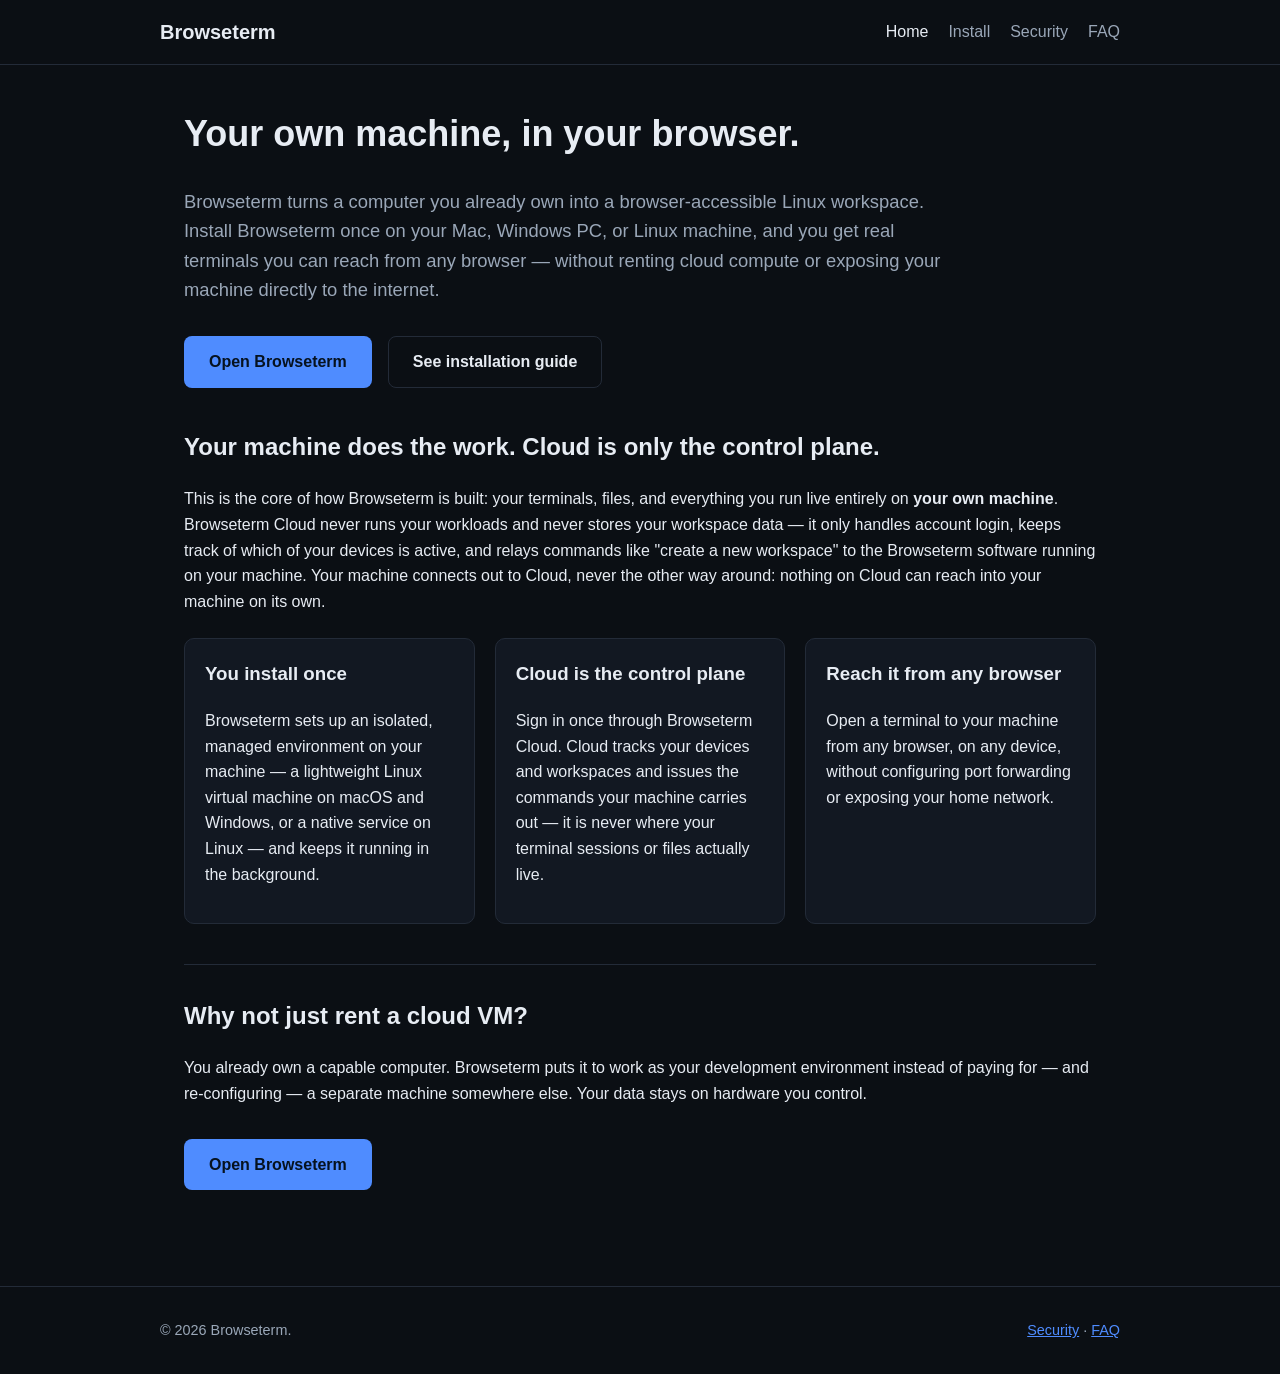
<file: index.html>
<!DOCTYPE html>
<html lang="en">
<head>
<meta charset="UTF-8">
<meta name="viewport" content="width=device-width, initial-scale=1.0">
<title>Browseterm — Your own machine, in your browser</title>
<meta name="description" content="Browseterm turns your own computer into browser-accessible Linux workspaces. Your machine does the work; Browseterm Cloud is only the control plane.">
<link rel="stylesheet" href="/assets/styles.css">
</head>
<body>
<a class="skip-link" href="#main">Skip to content</a>
<header class="site-header">
  <nav aria-label="Primary">
    <a class="brand" href="/">Browseterm</a>
    <ul class="nav-links">
      <li><a href="/index.html">Home</a></li>
      <li><a href="/install/macos.html">Install</a></li>
      <li><a href="/security.html">Security</a></li>
      <li><a href="/faq.html">FAQ</a></li>
    </ul>
  </nav>
</header>

<main id="main">
  <h1>Your own machine, in your browser.</h1>
  <p class="lede">
    Browseterm turns a computer you already own into a browser-accessible Linux workspace.
    Install Browseterm once on your Mac, Windows PC, or Linux machine, and you get real
    terminals you can reach from any browser — without renting cloud compute or exposing your
    machine directly to the internet.
  </p>

  <div class="cta-row">
    <a class="button button-primary" href="https://app.browseterm.puhtaeto.com">Open Browseterm</a>
    <a class="button button-secondary" href="/install/macos.html">See installation guide</a>
  </div>

  <h2>Your machine does the work. Cloud is only the control plane.</h2>
  <p>
    This is the core of how Browseterm is built: your terminals, files, and everything you run
    live entirely on <strong>your own machine</strong>. Browseterm Cloud never runs your
    workloads and never stores your workspace data — it only handles account login, keeps track
    of which of your devices is active, and relays commands like "create a new workspace" to the
    Browseterm software running on your machine. Your machine connects out to Cloud, never the
    other way around: nothing on Cloud can reach into your machine on its own.
  </p>

  <div class="card-grid">
    <div class="card">
      <h3>You install once</h3>
      <p>Browseterm sets up an isolated, managed environment on your machine — a lightweight
      Linux virtual machine on macOS and Windows, or a native service on Linux — and keeps it
      running in the background.</p>
    </div>
    <div class="card">
      <h3>Cloud is the control plane</h3>
      <p>Sign in once through Browseterm Cloud. Cloud tracks your devices and workspaces and
      issues the commands your machine carries out — it is never where your terminal sessions
      or files actually live.</p>
    </div>
    <div class="card">
      <h3>Reach it from any browser</h3>
      <p>Open a terminal to your machine from any browser, on any device, without configuring
      port forwarding or exposing your home network.</p>
    </div>
  </div>

  <h2>Why not just rent a cloud VM?</h2>
  <p>
    You already own a capable computer. Browseterm puts it to work as your development
    environment instead of paying for — and re-configuring — a separate machine somewhere else.
    Your data stays on hardware you control.
  </p>

  <div class="cta-row">
    <a class="button button-primary" href="https://app.browseterm.puhtaeto.com">Open Browseterm</a>
  </div>
</main>

<footer class="site-footer">
  <div class="footer-inner">
    <span>&copy; 2026 Browseterm.</span>
    <span><a href="/security.html">Security</a> · <a href="/faq.html">FAQ</a></span>
  </div>
</footer>
<script src="/assets/app.js"></script>
</body>
</html>
</file>
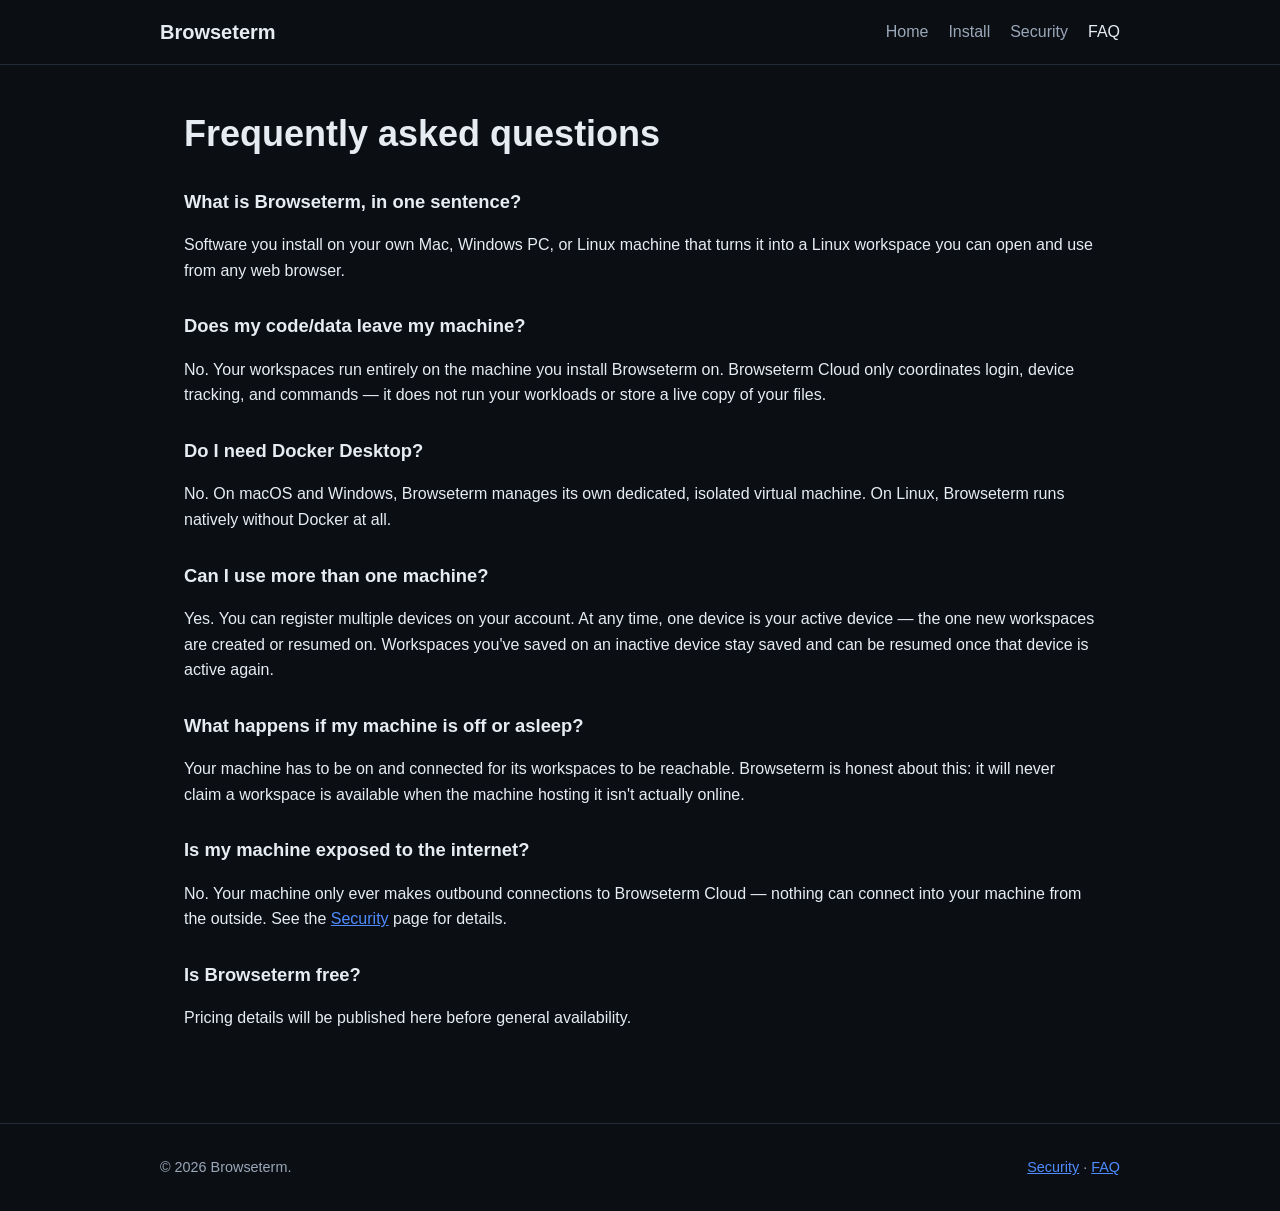
<file: faq.html>
<!DOCTYPE html>
<html lang="en">
<head>
<meta charset="UTF-8">
<meta name="viewport" content="width=device-width, initial-scale=1.0">
<title>FAQ — Browseterm</title>
<meta name="description" content="Frequently asked questions about Browseterm.">
<link rel="stylesheet" href="/assets/styles.css">
</head>
<body>
<a class="skip-link" href="#main">Skip to content</a>
<header class="site-header">
  <nav aria-label="Primary">
    <a class="brand" href="/">Browseterm</a>
    <ul class="nav-links">
      <li><a href="/index.html">Home</a></li>
      <li><a href="/install/macos.html">Install</a></li>
      <li><a href="/security.html">Security</a></li>
      <li><a href="/faq.html">FAQ</a></li>
    </ul>
  </nav>
</header>

<main id="main">
  <h1>Frequently asked questions</h1>

  <div class="faq-item">
    <h2>What is Browseterm, in one sentence?</h2>
    <p>Software you install on your own Mac, Windows PC, or Linux machine that turns it into a
    Linux workspace you can open and use from any web browser.</p>
  </div>

  <div class="faq-item">
    <h2>Does my code/data leave my machine?</h2>
    <p>No. Your workspaces run entirely on the machine you install Browseterm on. Browseterm
    Cloud only coordinates login, device tracking, and commands — it does not run your workloads
    or store a live copy of your files.</p>
  </div>

  <div class="faq-item">
    <h2>Do I need Docker Desktop?</h2>
    <p>No. On macOS and Windows, Browseterm manages its own dedicated, isolated virtual machine.
    On Linux, Browseterm runs natively without Docker at all.</p>
  </div>

  <div class="faq-item">
    <h2>Can I use more than one machine?</h2>
    <p>Yes. You can register multiple devices on your account. At any time, one device is your
    active device — the one new workspaces are created or resumed on. Workspaces you've saved on
    an inactive device stay saved and can be resumed once that device is active again.</p>
  </div>

  <div class="faq-item">
    <h2>What happens if my machine is off or asleep?</h2>
    <p>Your machine has to be on and connected for its workspaces to be reachable. Browseterm is
    honest about this: it will never claim a workspace is available when the machine hosting it
    isn't actually online.</p>
  </div>

  <div class="faq-item">
    <h2>Is my machine exposed to the internet?</h2>
    <p>No. Your machine only ever makes outbound connections to Browseterm Cloud — nothing can
    connect into your machine from the outside. See the <a href="/security.html">Security</a>
    page for details.</p>
  </div>

  <div class="faq-item">
    <h2>Is Browseterm free?</h2>
    <p>Pricing details will be published here before general availability.</p>
  </div>
</main>

<footer class="site-footer">
  <div class="footer-inner">
    <span>&copy; 2026 Browseterm.</span>
    <span><a href="/security.html">Security</a> · <a href="/faq.html">FAQ</a></span>
  </div>
</footer>
<script src="/assets/app.js"></script>
</body>
</html>
</file>
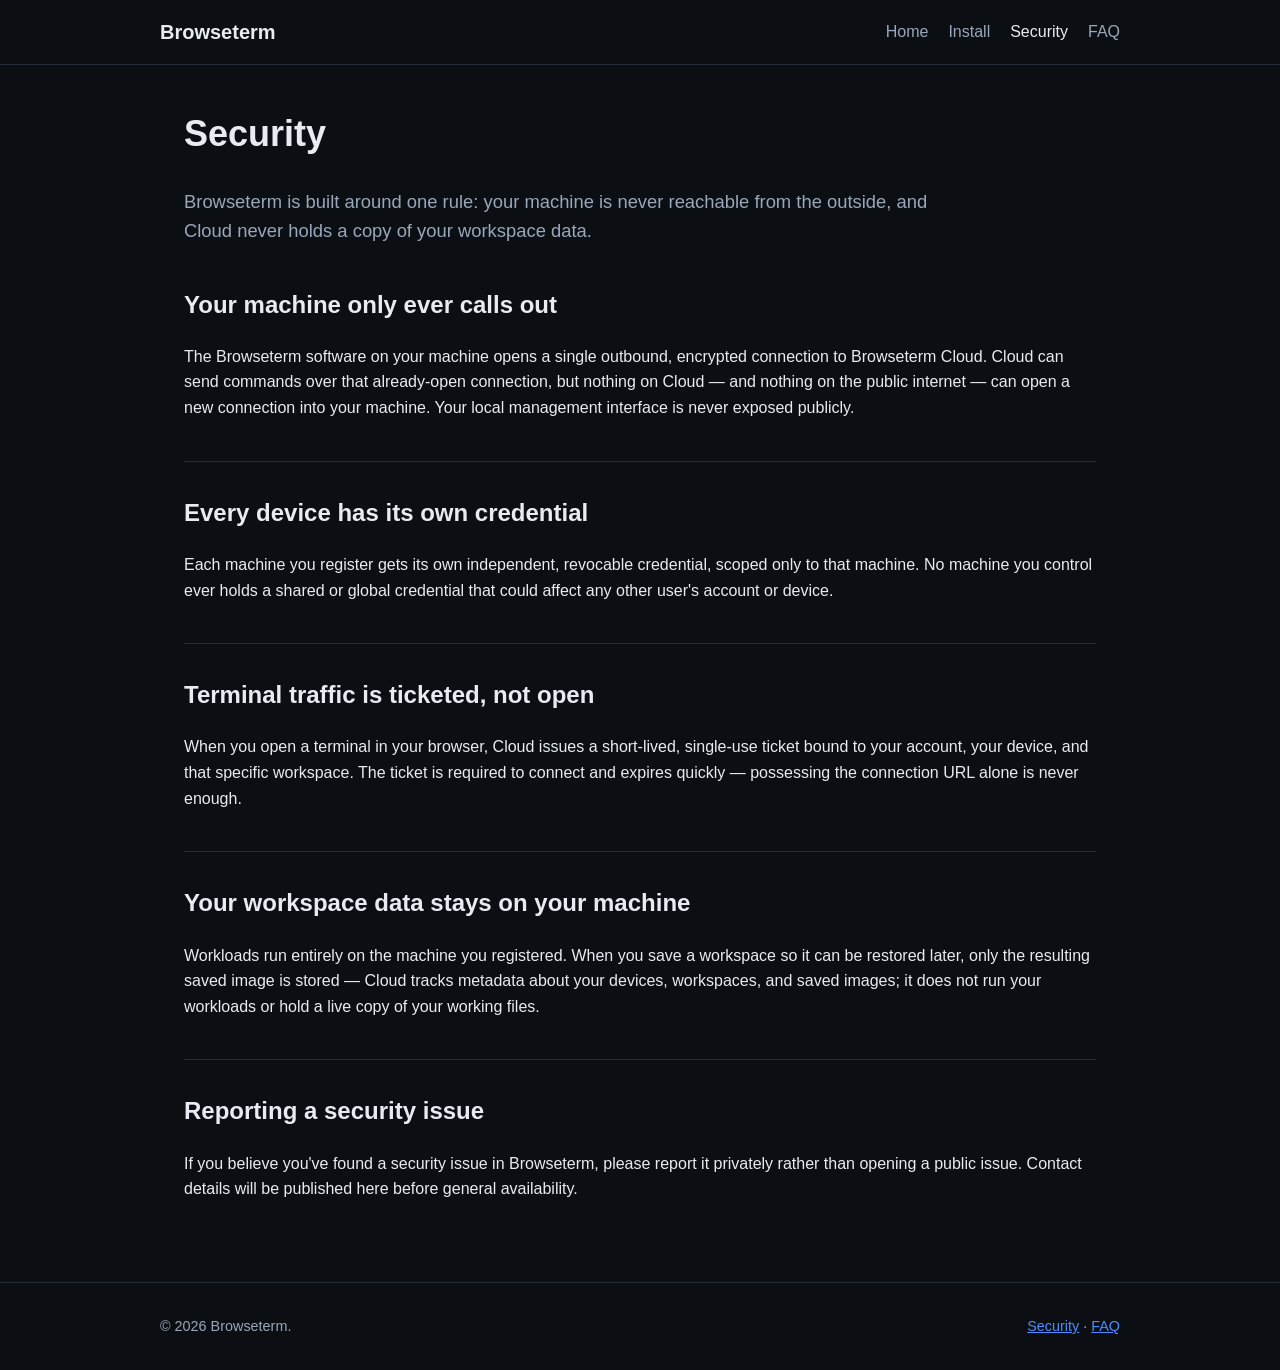
<file: security.html>
<!DOCTYPE html>
<html lang="en">
<head>
<meta charset="UTF-8">
<meta name="viewport" content="width=device-width, initial-scale=1.0">
<title>Security — Browseterm</title>
<meta name="description" content="How Browseterm is designed to keep your machine and data secure.">
<link rel="stylesheet" href="/assets/styles.css">
</head>
<body>
<a class="skip-link" href="#main">Skip to content</a>
<header class="site-header">
  <nav aria-label="Primary">
    <a class="brand" href="/">Browseterm</a>
    <ul class="nav-links">
      <li><a href="/index.html">Home</a></li>
      <li><a href="/install/macos.html">Install</a></li>
      <li><a href="/security.html">Security</a></li>
      <li><a href="/faq.html">FAQ</a></li>
    </ul>
  </nav>
</header>

<main id="main">
  <h1>Security</h1>
  <p class="lede">
    Browseterm is built around one rule: your machine is never reachable from the outside, and
    Cloud never holds a copy of your workspace data.
  </p>

  <h2>Your machine only ever calls out</h2>
  <p>
    The Browseterm software on your machine opens a single outbound, encrypted connection to
    Browseterm Cloud. Cloud can send commands over that already-open connection, but nothing on
    Cloud — and nothing on the public internet — can open a new connection into your machine.
    Your local management interface is never exposed publicly.
  </p>

  <h2>Every device has its own credential</h2>
  <p>
    Each machine you register gets its own independent, revocable credential, scoped only to
    that machine. No machine you control ever holds a shared or global credential that could
    affect any other user's account or device.
  </p>

  <h2>Terminal traffic is ticketed, not open</h2>
  <p>
    When you open a terminal in your browser, Cloud issues a short-lived, single-use ticket
    bound to your account, your device, and that specific workspace. The ticket is required to
    connect and expires quickly — possessing the connection URL alone is never enough.
  </p>

  <h2>Your workspace data stays on your machine</h2>
  <p>
    Workloads run entirely on the machine you registered. When you save a workspace so it can be
    restored later, only the resulting saved image is stored — Cloud tracks metadata about your
    devices, workspaces, and saved images; it does not run your workloads or hold a live copy of
    your working files.
  </p>

  <h2>Reporting a security issue</h2>
  <p>
    If you believe you've found a security issue in Browseterm, please report it privately
    rather than opening a public issue. Contact details will be published here before general
    availability.
  </p>
</main>

<footer class="site-footer">
  <div class="footer-inner">
    <span>&copy; 2026 Browseterm.</span>
    <span><a href="/security.html">Security</a> · <a href="/faq.html">FAQ</a></span>
  </div>
</footer>
<script src="/assets/app.js"></script>
</body>
</html>
</file>
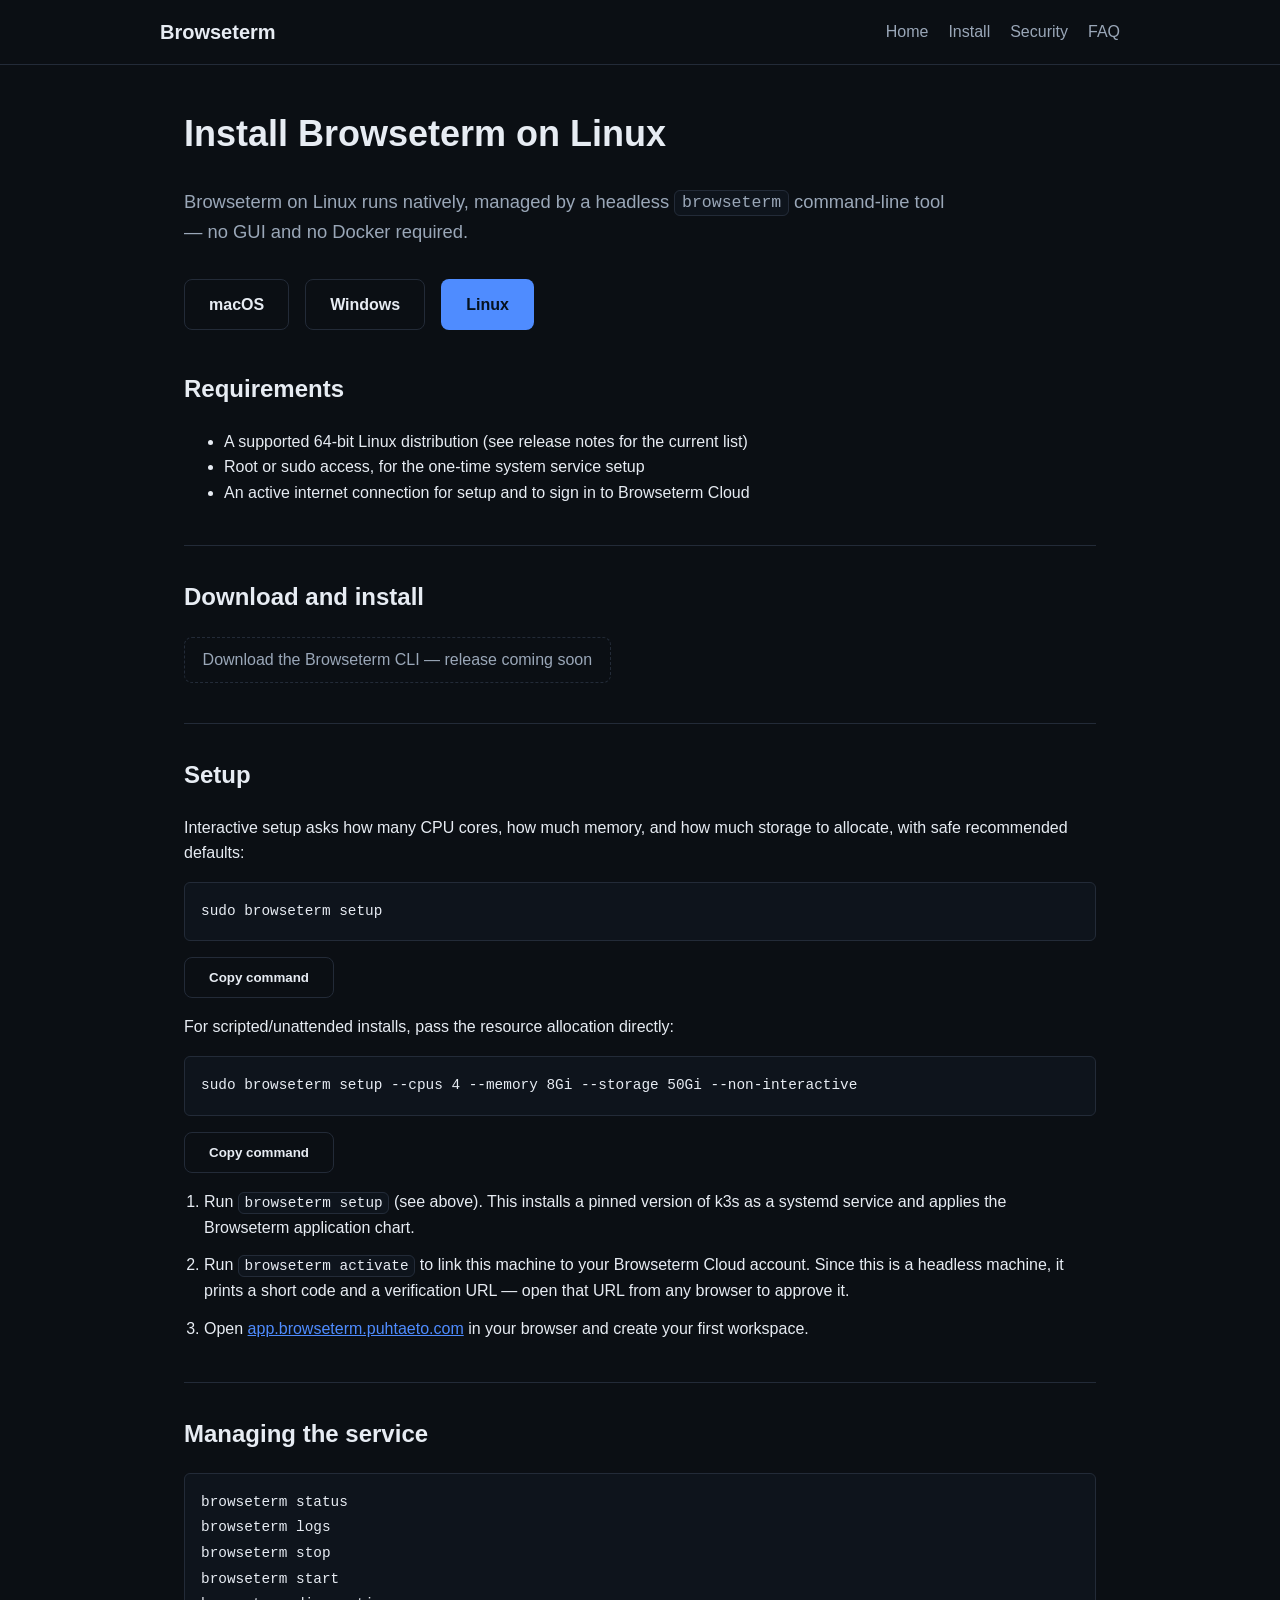
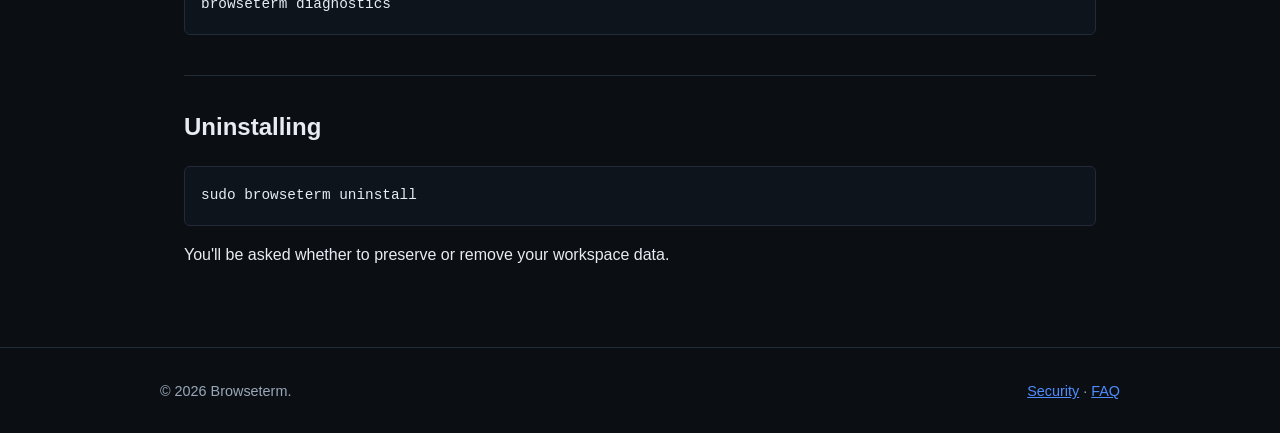
<file: install/linux.html>
<!DOCTYPE html>
<html lang="en">
<head>
<meta charset="UTF-8">
<meta name="viewport" content="width=device-width, initial-scale=1.0">
<title>Install Browseterm on Linux</title>
<meta name="description" content="How to install Browseterm on headless Linux.">
<link rel="stylesheet" href="/assets/styles.css">
</head>
<body>
<a class="skip-link" href="#main">Skip to content</a>
<header class="site-header">
  <nav aria-label="Primary">
    <a class="brand" href="/">Browseterm</a>
    <ul class="nav-links">
      <li><a href="/index.html">Home</a></li>
      <li><a href="/install/macos.html">Install</a></li>
      <li><a href="/security.html">Security</a></li>
      <li><a href="/faq.html">FAQ</a></li>
    </ul>
  </nav>
</header>

<main id="main">
  <h1>Install Browseterm on Linux</h1>
  <p class="lede">
    Browseterm on Linux runs natively, managed by a headless <code>browseterm</code>
    command-line tool — no GUI and no Docker required.
  </p>

  <nav aria-label="Choose your operating system" class="cta-row">
    <a class="button button-secondary" href="/install/macos.html">macOS</a>
    <a class="button button-secondary" href="/install/windows.html">Windows</a>
    <a class="button button-primary" href="/install/linux.html" aria-current="page">Linux</a>
  </nav>

  <h2>Requirements</h2>
  <ul>
    <li>A supported 64-bit Linux distribution (see release notes for the current list)</li>
    <li>Root or sudo access, for the one-time system service setup</li>
    <li>An active internet connection for setup and to sign in to Browseterm Cloud</li>
  </ul>

  <h2>Download and install</h2>
  <p>
    <a class="download-placeholder" href="#download-placeholder" aria-disabled="true">
      Download the Browseterm CLI — release coming soon
    </a>
  </p>
  <!-- TODO: replace with the real signed CLI download URL once release artifacts exist -->

  <h2>Setup</h2>
  <p>Interactive setup asks how many CPU cores, how much memory, and how much storage to
  allocate, with safe recommended defaults:</p>
  <pre><code id="setup-command">sudo browseterm setup</code></pre>
  <p><button type="button" class="button button-secondary" data-copy-target="setup-command">Copy command</button></p>

  <p>For scripted/unattended installs, pass the resource allocation directly:</p>
  <pre><code id="noninteractive-command">sudo browseterm setup --cpus 4 --memory 8Gi --storage 50Gi --non-interactive</code></pre>
  <p><button type="button" class="button button-secondary" data-copy-target="noninteractive-command">Copy command</button></p>

  <ol class="steps">
    <li>Run <code>browseterm setup</code> (see above). This installs a pinned version of k3s as
    a systemd service and applies the Browseterm application chart.</li>
    <li>Run <code>browseterm activate</code> to link this machine to your Browseterm Cloud
    account. Since this is a headless machine, it prints a short code and a verification URL —
    open that URL from any browser to approve it.</li>
    <li>Open <a href="https://app.browseterm.puhtaeto.com">app.browseterm.puhtaeto.com</a> in
    your browser and create your first workspace.</li>
  </ol>

  <h2>Managing the service</h2>
  <pre><code>browseterm status
browseterm logs
browseterm stop
browseterm start
browseterm diagnostics</code></pre>

  <h2>Uninstalling</h2>
  <pre><code>sudo browseterm uninstall</code></pre>
  <p>You'll be asked whether to preserve or remove your workspace data.</p>
</main>

<footer class="site-footer">
  <div class="footer-inner">
    <span>&copy; 2026 Browseterm.</span>
    <span><a href="/security.html">Security</a> · <a href="/faq.html">FAQ</a></span>
  </div>
</footer>
<script src="/assets/app.js"></script>
</body>
</html>
</file>
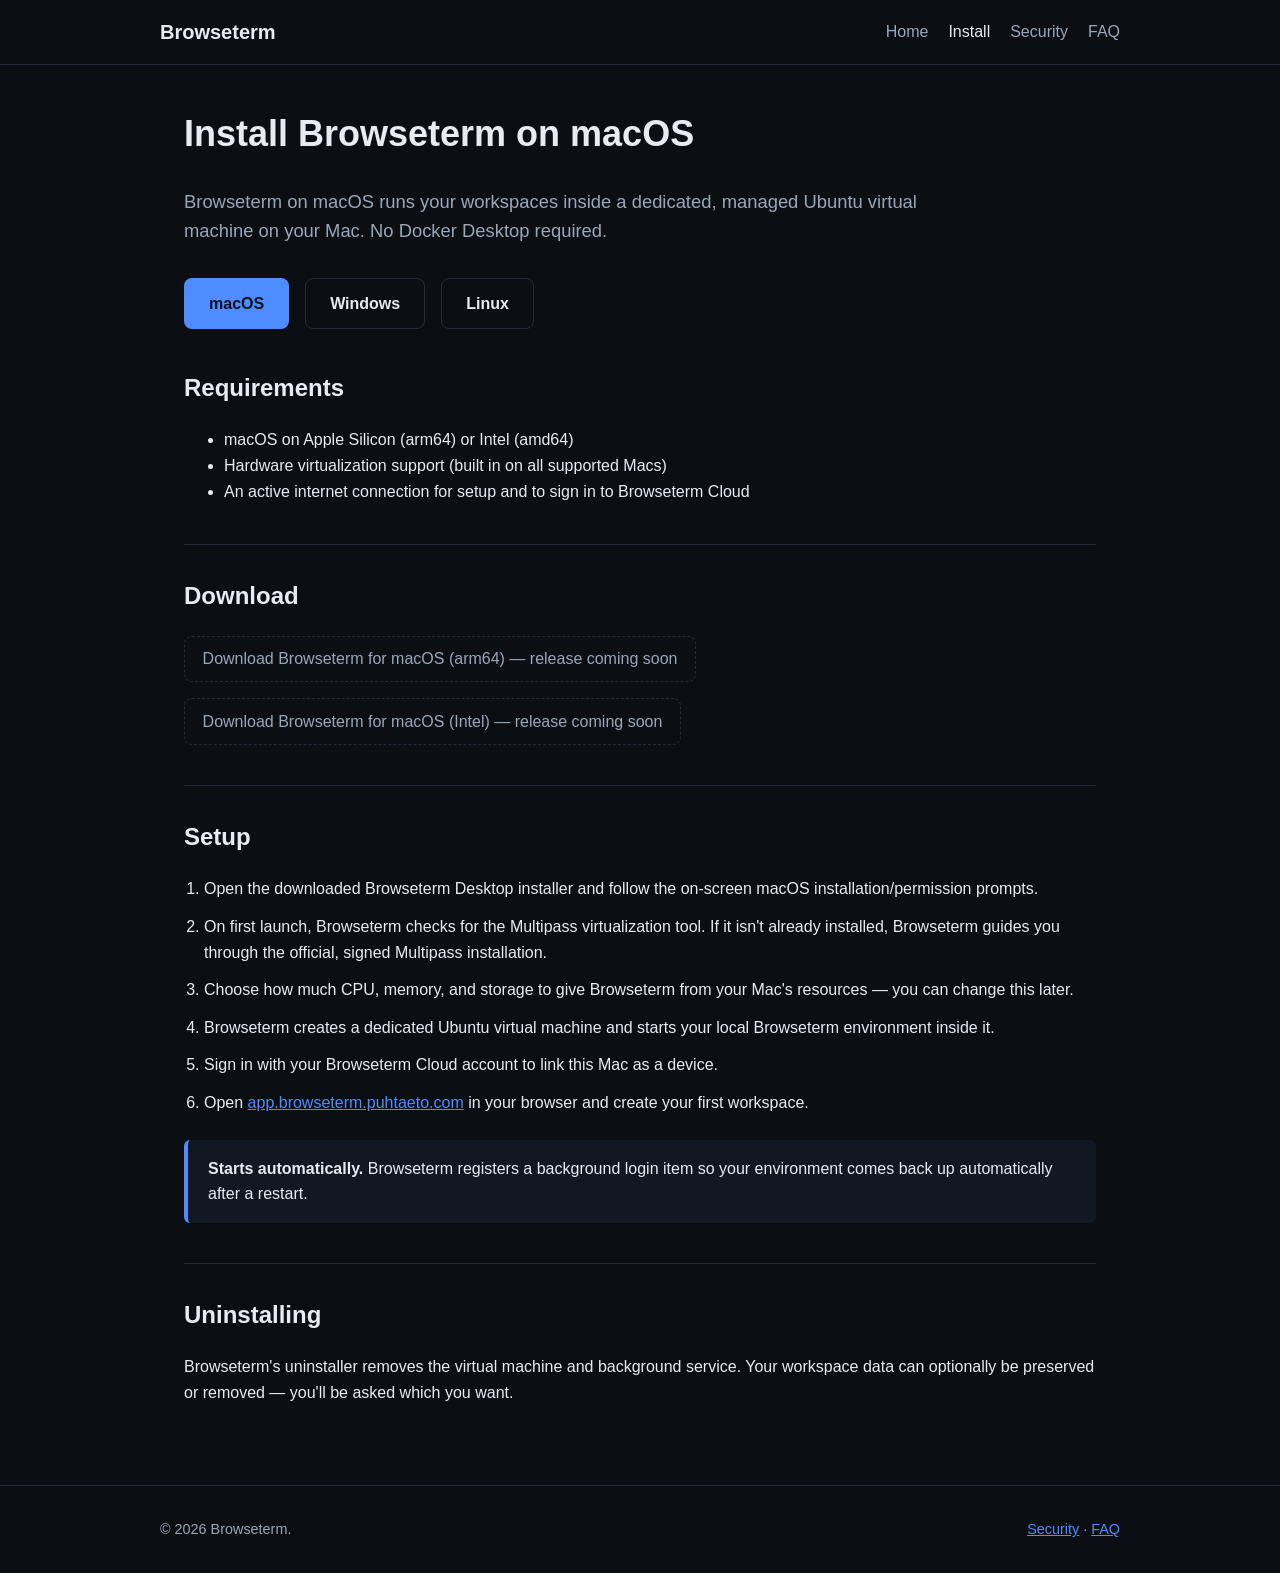
<file: install/macos.html>
<!DOCTYPE html>
<html lang="en">
<head>
<meta charset="UTF-8">
<meta name="viewport" content="width=device-width, initial-scale=1.0">
<title>Install Browseterm on macOS</title>
<meta name="description" content="How to install Browseterm on macOS.">
<link rel="stylesheet" href="/assets/styles.css">
</head>
<body>
<a class="skip-link" href="#main">Skip to content</a>
<header class="site-header">
  <nav aria-label="Primary">
    <a class="brand" href="/">Browseterm</a>
    <ul class="nav-links">
      <li><a href="/index.html">Home</a></li>
      <li><a href="/install/macos.html">Install</a></li>
      <li><a href="/security.html">Security</a></li>
      <li><a href="/faq.html">FAQ</a></li>
    </ul>
  </nav>
</header>

<main id="main">
  <h1>Install Browseterm on macOS</h1>
  <p class="lede">
    Browseterm on macOS runs your workspaces inside a dedicated, managed Ubuntu virtual machine
    on your Mac. No Docker Desktop required.
  </p>

  <nav aria-label="Choose your operating system" class="cta-row">
    <a class="button button-primary" href="/install/macos.html" aria-current="page">macOS</a>
    <a class="button button-secondary" href="/install/windows.html">Windows</a>
    <a class="button button-secondary" href="/install/linux.html">Linux</a>
  </nav>

  <h2>Requirements</h2>
  <ul>
    <li>macOS on Apple Silicon (arm64) or Intel (amd64)</li>
    <li>Hardware virtualization support (built in on all supported Macs)</li>
    <li>An active internet connection for setup and to sign in to Browseterm Cloud</li>
  </ul>

  <h2>Download</h2>
  <p>
    <a class="download-placeholder" href="#download-placeholder" aria-disabled="true">
      Download Browseterm for macOS (arm64) — release coming soon
    </a>
  </p>
  <p>
    <a class="download-placeholder" href="#download-placeholder" aria-disabled="true">
      Download Browseterm for macOS (Intel) — release coming soon
    </a>
  </p>
  <!-- TODO: replace with the real signed installer URL once release artifacts exist -->

  <h2>Setup</h2>
  <ol class="steps">
    <li>Open the downloaded Browseterm Desktop installer and follow the on-screen macOS
    installation/permission prompts.</li>
    <li>On first launch, Browseterm checks for the Multipass virtualization tool. If it isn't
    already installed, Browseterm guides you through the official, signed Multipass
    installation.</li>
    <li>Choose how much CPU, memory, and storage to give Browseterm from your Mac's resources —
    you can change this later.</li>
    <li>Browseterm creates a dedicated Ubuntu virtual machine and starts your local Browseterm
    environment inside it.</li>
    <li>Sign in with your Browseterm Cloud account to link this Mac as a device.</li>
    <li>Open <a href="https://app.browseterm.puhtaeto.com">app.browseterm.puhtaeto.com</a> in
    your browser and create your first workspace.</li>
  </ol>

  <div class="callout">
    <strong>Starts automatically.</strong> Browseterm registers a background login item so your
    environment comes back up automatically after a restart.
  </div>

  <h2>Uninstalling</h2>
  <p>
    Browseterm's uninstaller removes the virtual machine and background service. Your workspace
    data can optionally be preserved or removed — you'll be asked which you want.
  </p>
</main>

<footer class="site-footer">
  <div class="footer-inner">
    <span>&copy; 2026 Browseterm.</span>
    <span><a href="/security.html">Security</a> · <a href="/faq.html">FAQ</a></span>
  </div>
</footer>
<script src="/assets/app.js"></script>
</body>
</html>
</file>
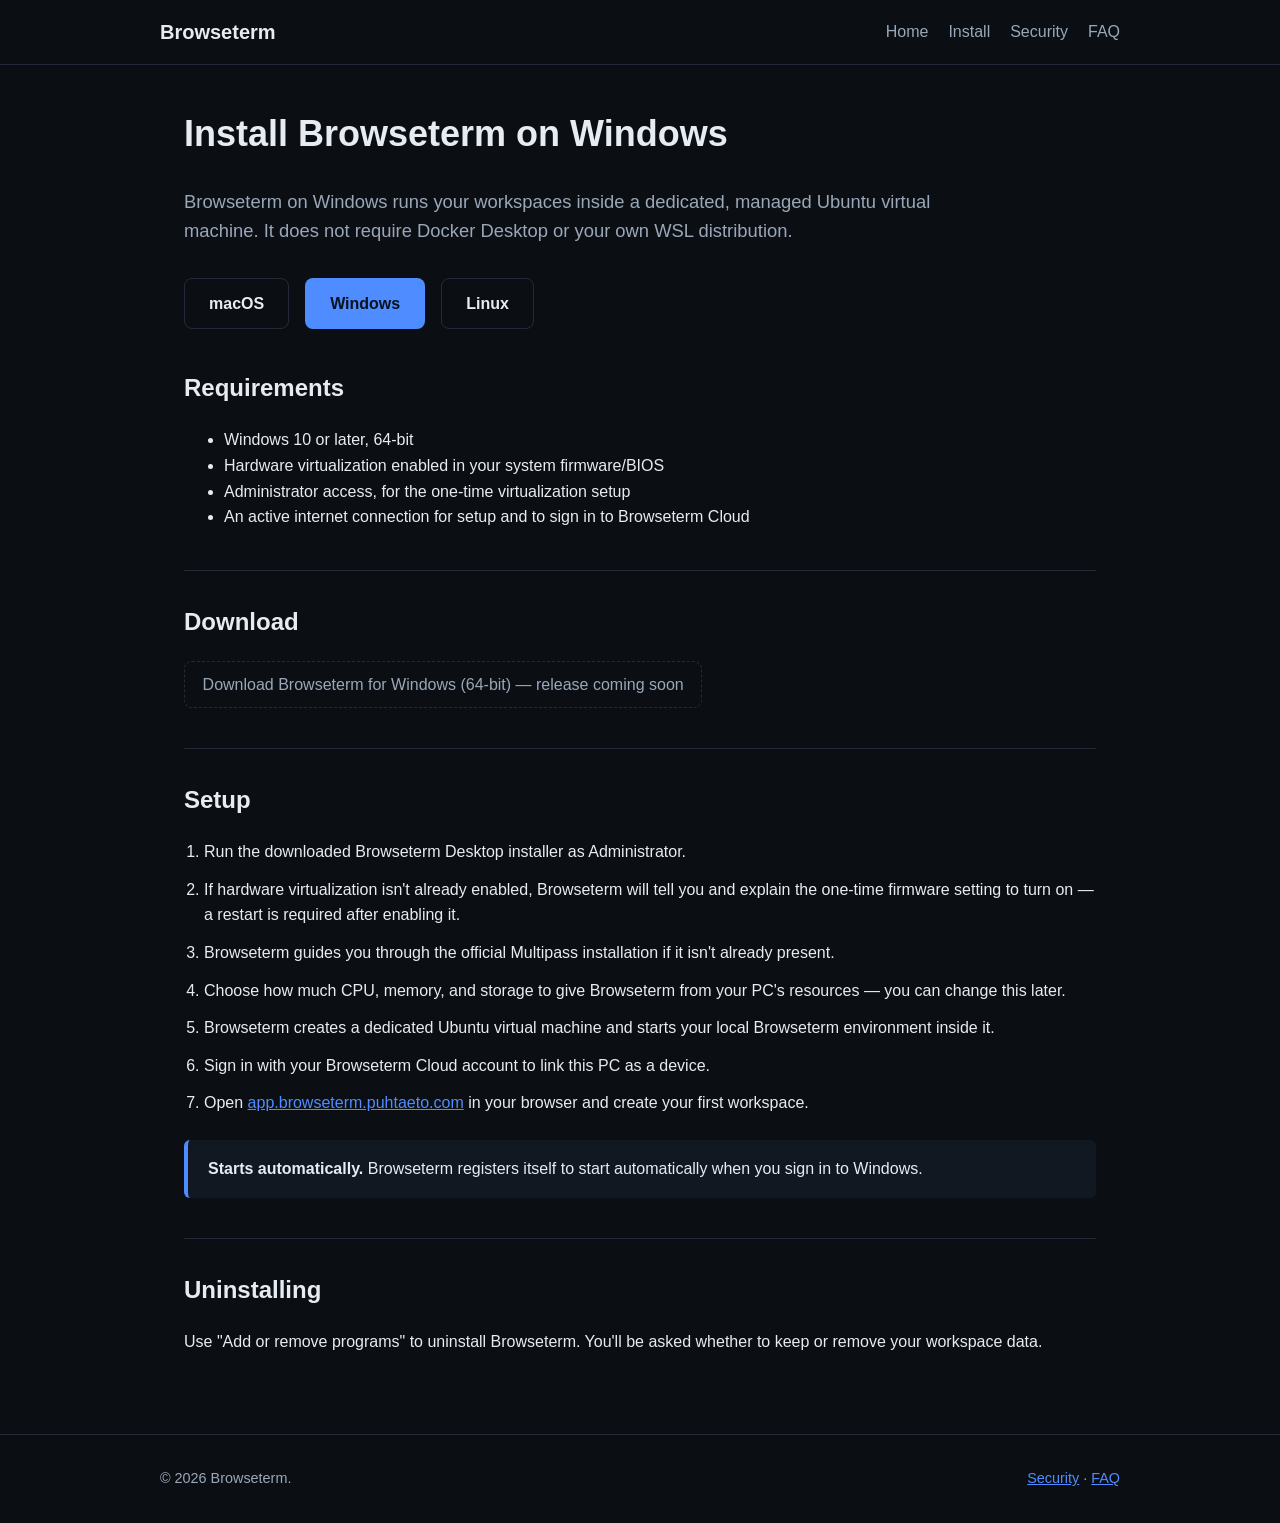
<file: install/windows.html>
<!DOCTYPE html>
<html lang="en">
<head>
<meta charset="UTF-8">
<meta name="viewport" content="width=device-width, initial-scale=1.0">
<title>Install Browseterm on Windows</title>
<meta name="description" content="How to install Browseterm on Windows.">
<link rel="stylesheet" href="/assets/styles.css">
</head>
<body>
<a class="skip-link" href="#main">Skip to content</a>
<header class="site-header">
  <nav aria-label="Primary">
    <a class="brand" href="/">Browseterm</a>
    <ul class="nav-links">
      <li><a href="/index.html">Home</a></li>
      <li><a href="/install/macos.html">Install</a></li>
      <li><a href="/security.html">Security</a></li>
      <li><a href="/faq.html">FAQ</a></li>
    </ul>
  </nav>
</header>

<main id="main">
  <h1>Install Browseterm on Windows</h1>
  <p class="lede">
    Browseterm on Windows runs your workspaces inside a dedicated, managed Ubuntu virtual
    machine. It does not require Docker Desktop or your own WSL distribution.
  </p>

  <nav aria-label="Choose your operating system" class="cta-row">
    <a class="button button-secondary" href="/install/macos.html">macOS</a>
    <a class="button button-primary" href="/install/windows.html" aria-current="page">Windows</a>
    <a class="button button-secondary" href="/install/linux.html">Linux</a>
  </nav>

  <h2>Requirements</h2>
  <ul>
    <li>Windows 10 or later, 64-bit</li>
    <li>Hardware virtualization enabled in your system firmware/BIOS</li>
    <li>Administrator access, for the one-time virtualization setup</li>
    <li>An active internet connection for setup and to sign in to Browseterm Cloud</li>
  </ul>

  <h2>Download</h2>
  <p>
    <a class="download-placeholder" href="#download-placeholder" aria-disabled="true">
      Download Browseterm for Windows (64-bit) — release coming soon
    </a>
  </p>
  <!-- TODO: replace with the real signed installer URL once release artifacts exist -->

  <h2>Setup</h2>
  <ol class="steps">
    <li>Run the downloaded Browseterm Desktop installer as Administrator.</li>
    <li>If hardware virtualization isn't already enabled, Browseterm will tell you and explain
    the one-time firmware setting to turn on — a restart is required after enabling it.</li>
    <li>Browseterm guides you through the official Multipass installation if it isn't already
    present.</li>
    <li>Choose how much CPU, memory, and storage to give Browseterm from your PC's resources —
    you can change this later.</li>
    <li>Browseterm creates a dedicated Ubuntu virtual machine and starts your local Browseterm
    environment inside it.</li>
    <li>Sign in with your Browseterm Cloud account to link this PC as a device.</li>
    <li>Open <a href="https://app.browseterm.puhtaeto.com">app.browseterm.puhtaeto.com</a> in
    your browser and create your first workspace.</li>
  </ol>

  <div class="callout">
    <strong>Starts automatically.</strong> Browseterm registers itself to start automatically
    when you sign in to Windows.
  </div>

  <h2>Uninstalling</h2>
  <p>
    Use "Add or remove programs" to uninstall Browseterm. You'll be asked whether to keep or
    remove your workspace data.
  </p>
</main>

<footer class="site-footer">
  <div class="footer-inner">
    <span>&copy; 2026 Browseterm.</span>
    <span><a href="/security.html">Security</a> · <a href="/faq.html">FAQ</a></span>
  </div>
</footer>
<script src="/assets/app.js"></script>
</body>
</html>
</file>
<file: assets/styles.css>
:root {
  --bg: #0b0f14;
  --bg-elevated: #121822;
  --border: #232b38;
  --text: #e7ecf3;
  --text-muted: #9aa7b8;
  --accent: #4f8cff;
  --accent-hover: #6da0ff;
  --code-bg: #0e141c;
  --focus: #7db3ff;
  --max-width: 960px;
}

* {
  box-sizing: border-box;
}

html {
  color-scheme: dark;
}

body {
  margin: 0;
  font-family: -apple-system, BlinkMacSystemFont, "Segoe UI", Roboto, Helvetica, Arial, sans-serif;
  background: var(--bg);
  color: var(--text);
  line-height: 1.6;
}

a {
  color: var(--accent);
}

a:hover {
  color: var(--accent-hover);
}

a:focus-visible,
button:focus-visible {
  outline: 3px solid var(--focus);
  outline-offset: 2px;
}

.skip-link {
  position: absolute;
  left: -999px;
  top: auto;
  background: var(--accent);
  color: #06121f;
  padding: 0.75rem 1rem;
  z-index: 100;
  border-radius: 0 0 6px 0;
}

.skip-link:focus {
  left: 0;
  top: 0;
}

header.site-header {
  border-bottom: 1px solid var(--border);
  padding: 1rem 1.5rem;
}

.site-header nav {
  max-width: var(--max-width);
  margin: 0 auto;
  display: flex;
  align-items: center;
  justify-content: space-between;
  flex-wrap: wrap;
  gap: 1rem;
}

.brand {
  font-weight: 700;
  font-size: 1.25rem;
  text-decoration: none;
  color: var(--text);
}

.nav-links {
  display: flex;
  gap: 1.25rem;
  list-style: none;
  margin: 0;
  padding: 0;
  flex-wrap: wrap;
}

.nav-links a {
  text-decoration: none;
  color: var(--text-muted);
}

.nav-links a:hover,
.nav-links a[aria-current="page"] {
  color: var(--text);
}

main {
  max-width: var(--max-width);
  margin: 0 auto;
  padding: 2.5rem 1.5rem 4rem;
}

h1 {
  font-size: 2.25rem;
  margin-top: 0;
}

h2 {
  font-size: 1.5rem;
  margin-top: 2.5rem;
  border-top: 1px solid var(--border);
  padding-top: 2rem;
}

h1:first-child + h2,
main > h2:first-of-type {
  border-top: none;
  padding-top: 0;
}

p {
  color: var(--text);
}

.lede {
  font-size: 1.15rem;
  color: var(--text-muted);
  max-width: 42em;
}

.cta-row {
  display: flex;
  gap: 1rem;
  flex-wrap: wrap;
  margin: 2rem 0;
}

.button {
  display: inline-block;
  padding: 0.75rem 1.5rem;
  border-radius: 8px;
  text-decoration: none;
  font-weight: 600;
  border: 1px solid transparent;
}

.button-primary {
  background: var(--accent);
  color: #06121f;
}

.button-primary:hover {
  background: var(--accent-hover);
  color: #06121f;
}

.button-secondary {
  background: transparent;
  color: var(--text);
  border-color: var(--border);
}

.button-secondary:hover {
  border-color: var(--accent);
  color: var(--accent-hover);
}

.card-grid {
  display: grid;
  grid-template-columns: repeat(auto-fit, minmax(220px, 1fr));
  gap: 1.25rem;
  margin: 1.5rem 0;
}

.card {
  background: var(--bg-elevated);
  border: 1px solid var(--border);
  border-radius: 10px;
  padding: 1.25rem;
}

.card h3 {
  margin-top: 0;
}

code,
pre {
  font-family: ui-monospace, SFMono-Regular, Menlo, Consolas, monospace;
  background: var(--code-bg);
  border: 1px solid var(--border);
  border-radius: 6px;
}

code {
  padding: 0.15em 0.4em;
  font-size: 0.9em;
}

pre {
  padding: 1rem;
  overflow-x: auto;
}

pre code {
  border: none;
  padding: 0;
  background: none;
}

.download-placeholder {
  display: inline-block;
  padding: 0.6rem 1.1rem;
  border: 1px dashed var(--border);
  border-radius: 8px;
  color: var(--text-muted);
  text-decoration: none;
  cursor: not-allowed;
}

.badge {
  display: inline-block;
  font-size: 0.75rem;
  text-transform: uppercase;
  letter-spacing: 0.05em;
  color: var(--text-muted);
  border: 1px solid var(--border);
  border-radius: 999px;
  padding: 0.2rem 0.6rem;
  margin-left: 0.5rem;
}

ol.steps {
  padding-left: 1.25rem;
}

ol.steps li {
  margin-bottom: 0.75rem;
}

.callout {
  background: var(--bg-elevated);
  border-left: 4px solid var(--accent);
  border-radius: 6px;
  padding: 1rem 1.25rem;
  margin: 1.5rem 0;
}

.faq-item {
  margin-bottom: 1.75rem;
}

.faq-item h2 {
  font-size: 1.15rem;
  border-top: none;
  padding-top: 0;
  margin-top: 0;
}

footer.site-footer {
  border-top: 1px solid var(--border);
  padding: 2rem 1.5rem;
  color: var(--text-muted);
  font-size: 0.9rem;
}

footer.site-footer .footer-inner {
  max-width: var(--max-width);
  margin: 0 auto;
  display: flex;
  justify-content: space-between;
  flex-wrap: wrap;
  gap: 1rem;
}

@media (max-width: 600px) {
  h1 {
    font-size: 1.75rem;
  }
}
</file>
